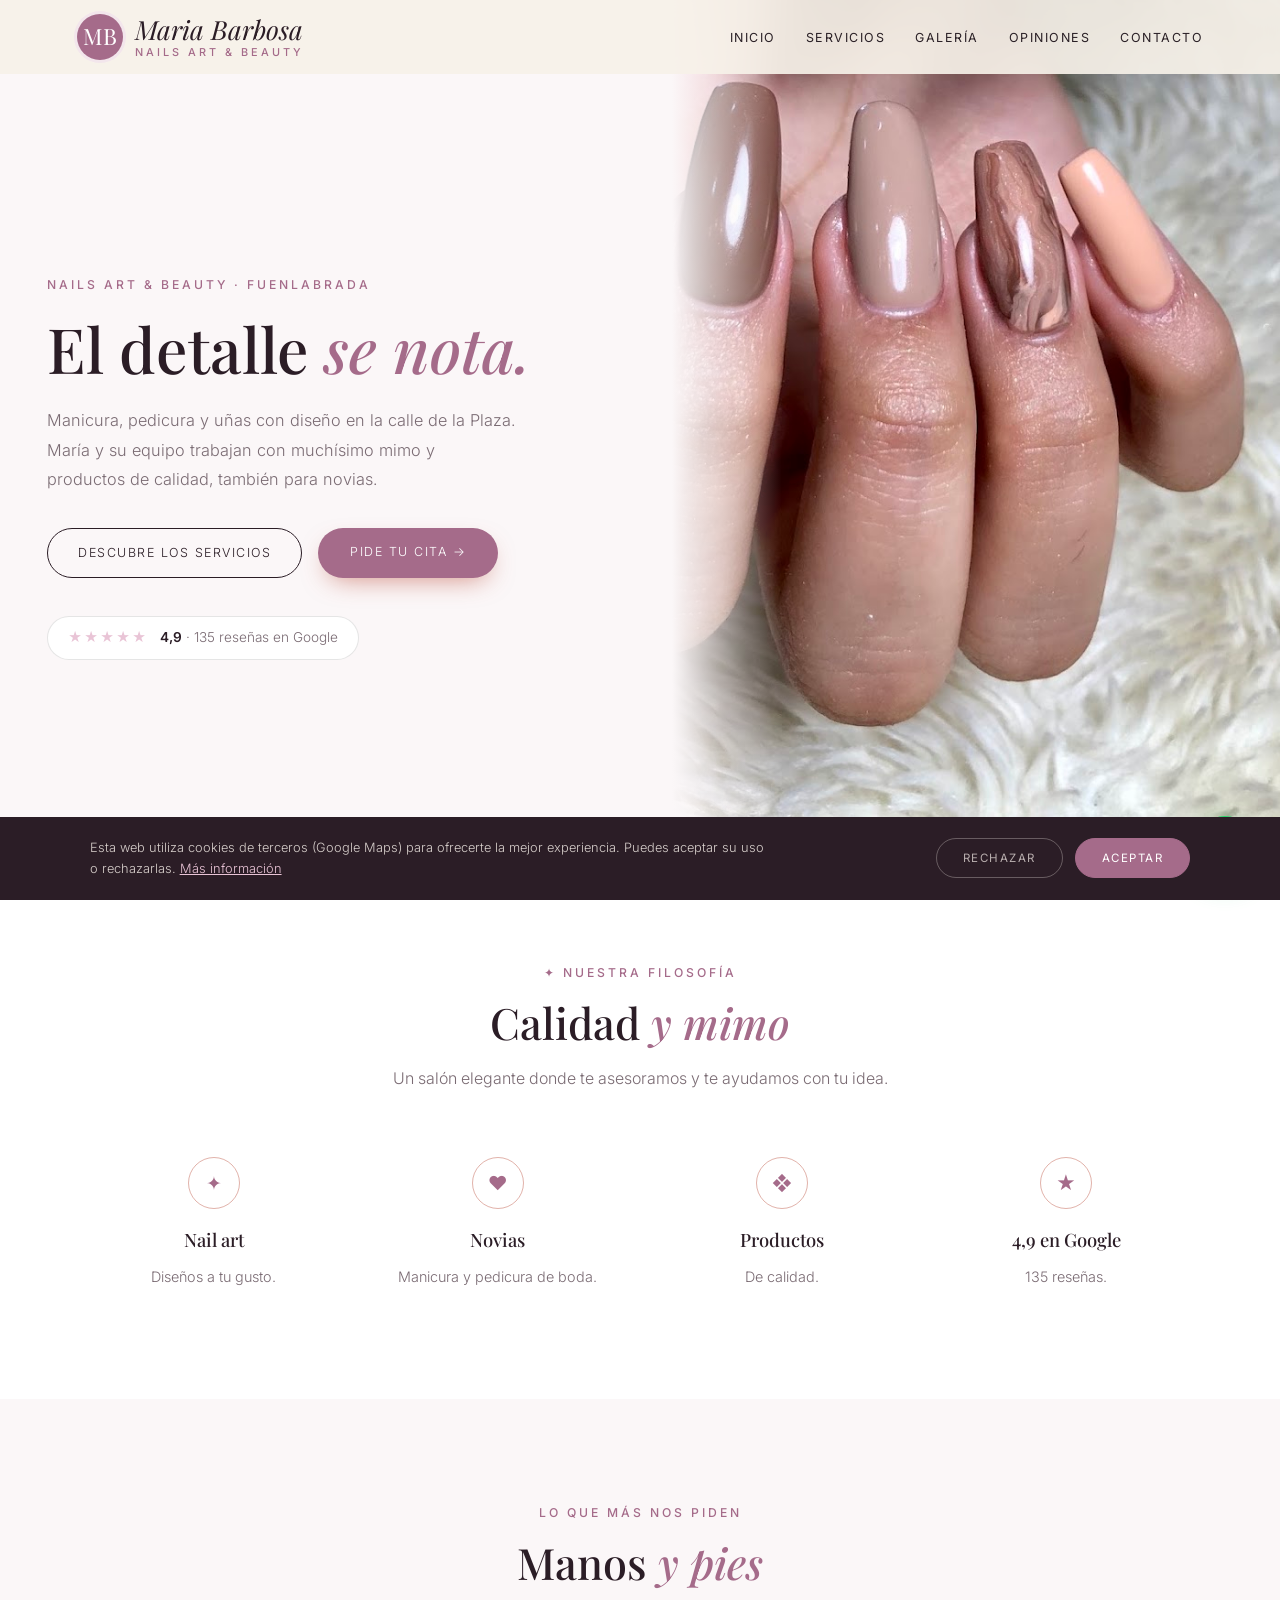
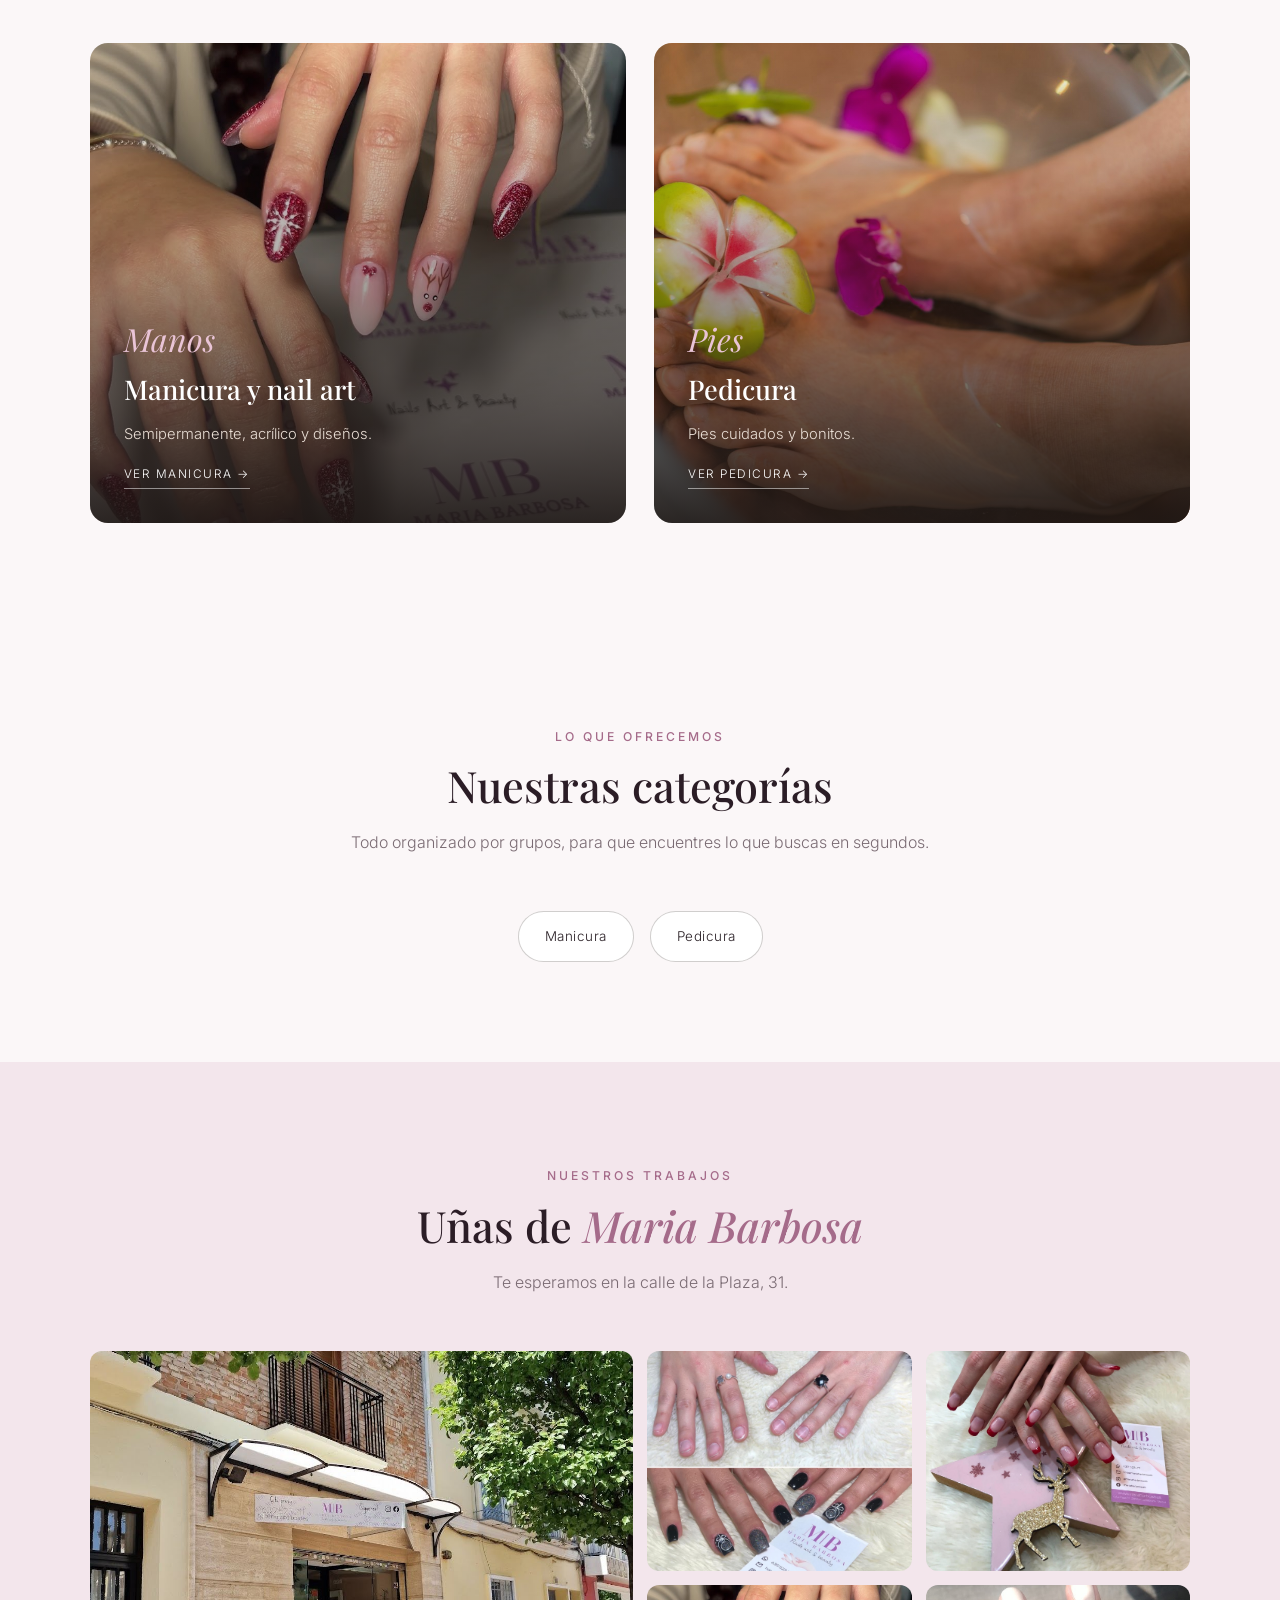
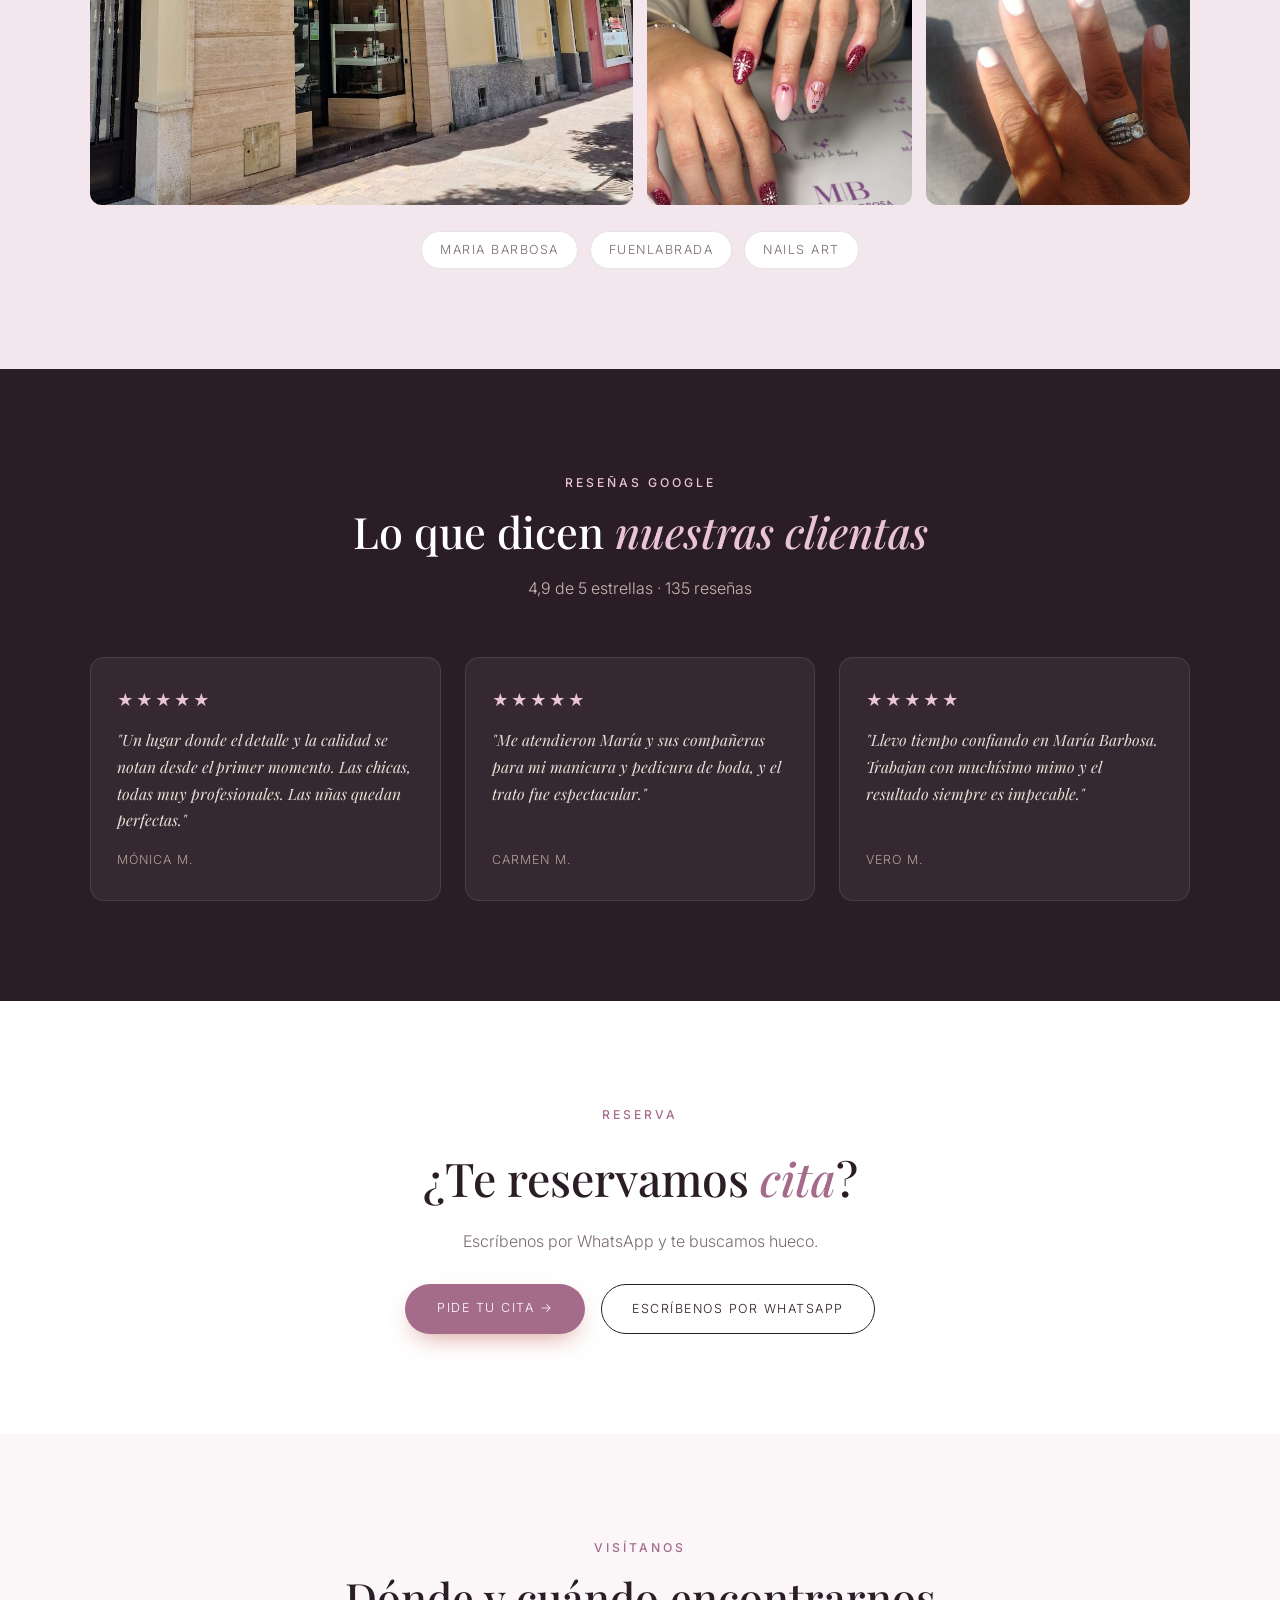
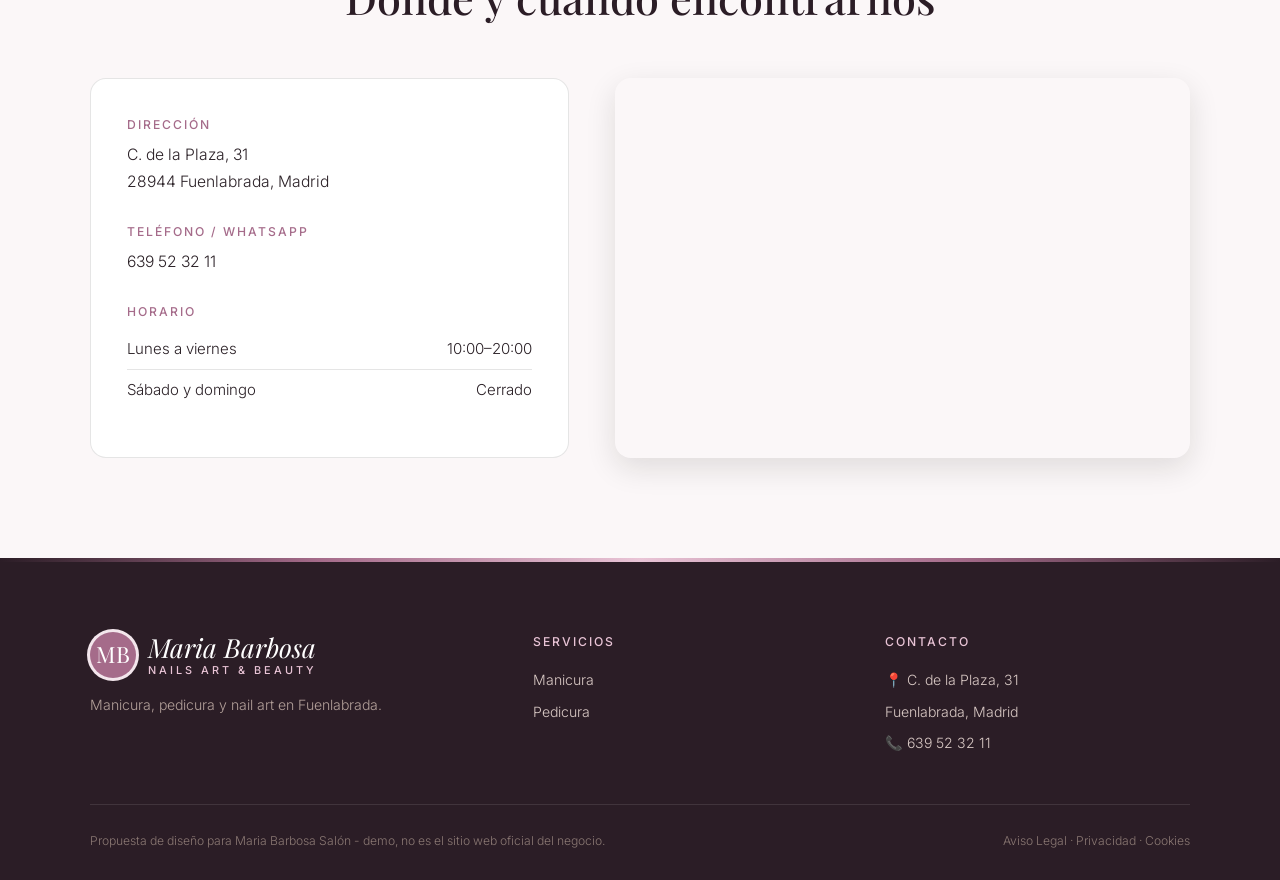
<file: index.html>
<!DOCTYPE html>
<html lang="es">
<head>
<meta charset="UTF-8">
<meta name="viewport" content="width=device-width, initial-scale=1.0">
<title>Maria Barbosa Salón — Manicura y pedicura en Fuenlabrada</title>
<meta name="description" content="Maria Barbosa Salón, en C. de la Plaza 31, Fuenlabrada. Manicura, pedicura, uñas acrílicas, nail art y uñas de novia. 4,9★ con 135 reseñas en Google.">
<meta name="theme-color" content="#2b1d26">
<meta property="og:title" content="Maria Barbosa Salón · Fuenlabrada">
<meta property="og:image" content="maps_03.jpg">

<link rel="preconnect" href="https://fonts.googleapis.com"><link rel="preconnect" href="https://fonts.gstatic.com" crossorigin><link href="https://fonts.googleapis.com/css2?family=Playfair+Display:wght@600&family=Inter:wght@300;400;500;600&display=swap" rel="stylesheet">
<link rel="stylesheet" href="styles.css">
</head>
<body>

<header id="header">
  <a href="index.html" class="logo" aria-label="Maria Barbosa Salón, inicio"><span class="logo-mark">MB</span><span class="logo-text"><span class="script">Maria Barbosa</span><small>nails art & beauty</small></span></a>
  <nav id="nav" aria-label="Navegación principal"><ul><li><a href="index.html#inicio">Inicio</a></li><li><a href="servicios.html">Servicios</a></li><li><a href="index.html#galeria">Galería</a></li><li><a href="index.html#opiniones">Opiniones</a></li><li><a href="index.html#contacto">Contacto</a></li></ul></nav><button class="nav-toggle" id="navToggle" aria-label="Abrir menú">☰</button>
</header>

<section class="hero" id="inicio">
  <div class="hero-text">
    <span class="eyebrow">Nails art & beauty · Fuenlabrada</span>
    <h1>El detalle <em>se nota.</em></h1>
    <p>Manicura, pedicura y uñas con diseño en la calle de la Plaza. María y su equipo trabajan con muchísimo mimo y productos de calidad, también para novias.</p>
    <div class="hero-ctas">
      <a href="servicios.html" class="btn-outline">Descubre los servicios</a>
      <a href="https://wa.me/34639523211?text=Hola%2C%20quiero%20pedir%20cita%20en%20Maria%20Barbosa%20Sal%C3%B3n" class="btn-solid" target="_blank" rel="noopener">Pide tu cita →</a>
    </div>
    <a class="hero-rating" href="https://www.google.com/maps/search/?api=1&query=Maria+Barbosa+Salon,+C.+de+la+Plaza+31,+Fuenlabrada" target="_blank" rel="noopener"><span class="stars">★★★★★</span><span><strong>4,9</strong> · 135 reseñas en Google</span></a>
  </div>
  <div class="hero-img"><img src="maps_03.jpg" alt="Uñas almendradas en tonos nude" style="object-position:center 50%;"></div>
</section>

<section class="trust">
  <div class="section-head">
    <span class="eyebrow">✦ Nuestra filosofía</span>
    <h2>Calidad <em>y mimo</em></h2>
    <p>Un salón elegante donde te asesoramos y te ayudamos con tu idea.</p>
  </div>
  <div class="trust-grid">
    <div class="trust-card"><span class="trust-ic">✦</span><h3>Nail art</h3><p>Diseños a tu gusto.</p></div>
    <div class="trust-card"><span class="trust-ic">♥</span><h3>Novias</h3><p>Manicura y pedicura de boda.</p></div>
    <div class="trust-card"><span class="trust-ic">❖</span><h3>Productos</h3><p>De calidad.</p></div>
    <div class="trust-card"><span class="trust-ic">★</span><h3>4,9 en Google</h3><p>135 reseñas.</p></div>
  </div>
</section>

<section class="worlds">
  <div class="section-head">
    <span class="eyebrow">Lo que más nos piden</span>
    <h2>Manos <em>y pies</em></h2>
  </div>
  <div class="worlds-grid">
    <a href="servicios.html#manos" class="world-card"><img src="maps_02.jpg" alt="Manicura y nail art"><div class="world-text"><span class="script">Manos</span><h3>Manicura y nail art</h3><p>Semipermanente, acrílico y diseños.</p><span class="world-link">Ver manicura →</span></div></a>
    <a href="servicios.html#pies" class="world-card"><img src="u_pedicura.jpg" alt="Pedicura"><div class="world-text"><span class="script">Pies</span><h3>Pedicura</h3><p>Pies cuidados y bonitos.</p><span class="world-link">Ver pedicura →</span></div></a>
  </div>
</section>

<section>
  <div class="section-head">
    <span class="eyebrow">Lo que ofrecemos</span>
    <h2>Nuestras categorías</h2>
    <p>Todo organizado por grupos, para que encuentres lo que buscas en segundos.</p>
  </div>
  <div class="cat-pills">
    <a href="servicios.html#manos" class="cat-pill">Manicura</a>
    <a href="servicios.html#pies" class="cat-pill">Pedicura</a>
  </div>
</section>

<section class="gallery-wrap" id="galeria">
  <div class="section-head">
    <span class="eyebrow">Nuestros trabajos</span>
    <h2>Uñas de <em>Maria Barbosa</em></h2>
    <p>Te esperamos en la calle de la Plaza, 31.</p>
  </div>
  <div class="gallery">
    <figure class="big"><img src="maps_07.jpg" alt="Fachada de Maria Barbosa Salón" loading="lazy"></figure>
    <figure><img src="maps_01.jpg" alt="Uñas nude y diseño en gris" loading="lazy"></figure>
    <figure><img src="maps_04.jpg" alt="Francesa en rojo" loading="lazy"></figure>
    <figure><img src="maps_02.jpg" alt="Nail art navideño" loading="lazy"></figure>
    <figure><img src="maps_06.jpg" alt="Manicura natural" loading="lazy"></figure>
  </div>
  <div class="brands"><span>Maria Barbosa</span><span>Fuenlabrada</span><span>Nails art</span></div>
</section>

<section class="reviews-wrap" id="opiniones">
  <div class="section-head">
    <span class="eyebrow">Reseñas Google</span>
    <h2>Lo que dicen <em>nuestras clientas</em></h2>
    <p>4,9 de 5 estrellas · 135 reseñas</p>
  </div>
  <div class="review-grid">
    <div class="review-card"><div class="stars">★★★★★</div><p>"Un lugar donde el detalle y la calidad se notan desde el primer momento. Las chicas, todas muy profesionales. Las uñas quedan perfectas."</p><cite>Mónica M.</cite></div>
    <div class="review-card"><div class="stars">★★★★★</div><p>"Me atendieron María y sus compañeras para mi manicura y pedicura de boda, y el trato fue espectacular."</p><cite>Carmen M.</cite></div>
    <div class="review-card"><div class="stars">★★★★★</div><p>"Llevo tiempo confiando en María Barbosa. Trabajan con muchísimo mimo y el resultado siempre es impecable."</p><cite>Vero M.</cite></div>
  </div>
</section>

<section class="cta-section">
  <span class="eyebrow">Reserva</span>
  <h2>¿Te reservamos <em>cita</em>?</h2>
  <p>Escríbenos por WhatsApp y te buscamos hueco.</p>
  <div class="cta-row">
    <a href="https://wa.me/34639523211?text=Hola%2C%20quiero%20pedir%20cita%20en%20Maria%20Barbosa%20Sal%C3%B3n" class="btn-solid" target="_blank" rel="noopener">Pide tu cita →</a>
    <a href="https://wa.me/34639523211?text=Hola%2C%20quiero%20pedir%20cita%20en%20Maria%20Barbosa%20Sal%C3%B3n" class="btn-outline" target="_blank" rel="noopener">Escríbenos por WhatsApp</a>
  </div>
</section>

<section class="contact-section" id="contacto">
  <div class="section-head">
    <span class="eyebrow">Visítanos</span>
    <h2>Dónde y cuándo encontrarnos</h2>
  </div>
  <div class="contact-grid">
    <div class="contact-info">
      <div class="contact-block"><h3>Dirección</h3><p>C. de la Plaza, 31<br>28944 Fuenlabrada, Madrid</p></div>
      <div class="contact-block"><h3>Teléfono / WhatsApp</h3><p><a href="tel:+34639523211">639 52 32 11</a></p></div>
      <div class="contact-block"><h3>Horario</h3><ul class="hours-list"><li><span>Lunes a viernes</span><span>10:00–20:00</span></li><li><span>Sábado y domingo</span><span>Cerrado</span></li></ul></div>
      
    </div>
    <div class="contact-map">
      <iframe title="Mapa de Maria Barbosa Salón" src="https://www.google.com/maps?q=Maria+Barbosa+Salon,+C.+de+la+Plaza+31,+Fuenlabrada&output=embed" width="100%" height="100%" style="border:0;" allowfullscreen="" loading="lazy" referrerpolicy="no-referrer-when-downgrade"></iframe>
    </div>
  </div>
</section>

<footer>
  <div class="footer-grid">
    <div class="footer-brand">
      <a href="index.html" class="logo light"><span class="logo-mark">MB</span><span class="logo-text"><span class="script">Maria Barbosa</span><small>nails art & beauty</small></span></a>
      <p>Manicura, pedicura y nail art en Fuenlabrada.</p>
    </div>
    <div><h4>Servicios</h4><ul><li><a href="servicios.html#manos">Manicura</a></li><li><a href="servicios.html#pies">Pedicura</a></li></ul></div>
    <div><h4>Contacto</h4><ul><li>📍 C. de la Plaza, 31</li><li>Fuenlabrada, Madrid</li><li>📞 <a href="tel:+34639523211">639 52 32 11</a></li></ul></div>
  </div>
  <div class="footer-bottom">
    <span>Propuesta de diseño para Maria Barbosa Salón - demo, no es el sitio web oficial del negocio.</span>
    <span><a href="aviso-legal.html">Aviso Legal</a> &middot; <a href="politica-privacidad.html">Privacidad</a> &middot; <a href="politica-cookies.html">Cookies</a></span>
  </div>
</footer>

<div id="cookie-banner" class="cookie-banner"><p>Esta web utiliza cookies de terceros (Google Maps) para ofrecerte la mejor experiencia. Puedes aceptar su uso o rechazarlas. <a href="politica-cookies.html">Más información</a></p><div class="cookie-actions"><button onclick="setCookieChoice('rejected')" class="ck-reject">Rechazar</button><button onclick="setCookieChoice('accepted')" class="ck-accept">Aceptar</button></div></div>
<div class="social-fabs"><a class="wa-fab" href="https://wa.me/34639523211?text=Hola%2C%20quiero%20pedir%20cita%20en%20Maria%20Barbosa%20Sal%C3%B3n" target="_blank" rel="noopener" aria-label="Escribir por WhatsApp"><svg width="28" height="28" viewBox="0 0 24 24" fill="white"><path d="M17.5 14.4c-.3-.1-1.8-.9-2-1s-.5-.1-.7.1-.8 1-.9 1.2-.3.2-.6.1a8.2 8.2 0 0 1-2.4-1.5 9 9 0 0 1-1.7-2.1c-.2-.3 0-.5.1-.6l.4-.5.3-.5v-.5l-.9-2.2c-.2-.6-.5-.5-.7-.5h-.6a1.1 1.1 0 0 0-.8.4 3.4 3.4 0 0 0-1 2.5 5.9 5.9 0 0 0 1.2 3.1 13.5 13.5 0 0 0 5.2 4.6c2.6 1 2.6.7 3.1.6a2.6 2.6 0 0 0 1.7-1.2 2.1 2.1 0 0 0 .2-1.2c-.1-.1-.3-.2-.6-.3ZM12 21.8a9.8 9.8 0 0 1-5-1.4l-.4-.2-3.7 1 1-3.6-.2-.4A9.8 9.8 0 1 1 12 21.8Zm8.4-18.3A11.8 11.8 0 0 0 1.8 17.7L.2 23.8l6.3-1.6a11.8 11.8 0 0 0 5.6 1.4A11.8 11.8 0 0 0 20.4 3.5Z"/></svg></a></div>
<script src="main.js"></script>
</body>
</html>
</file>
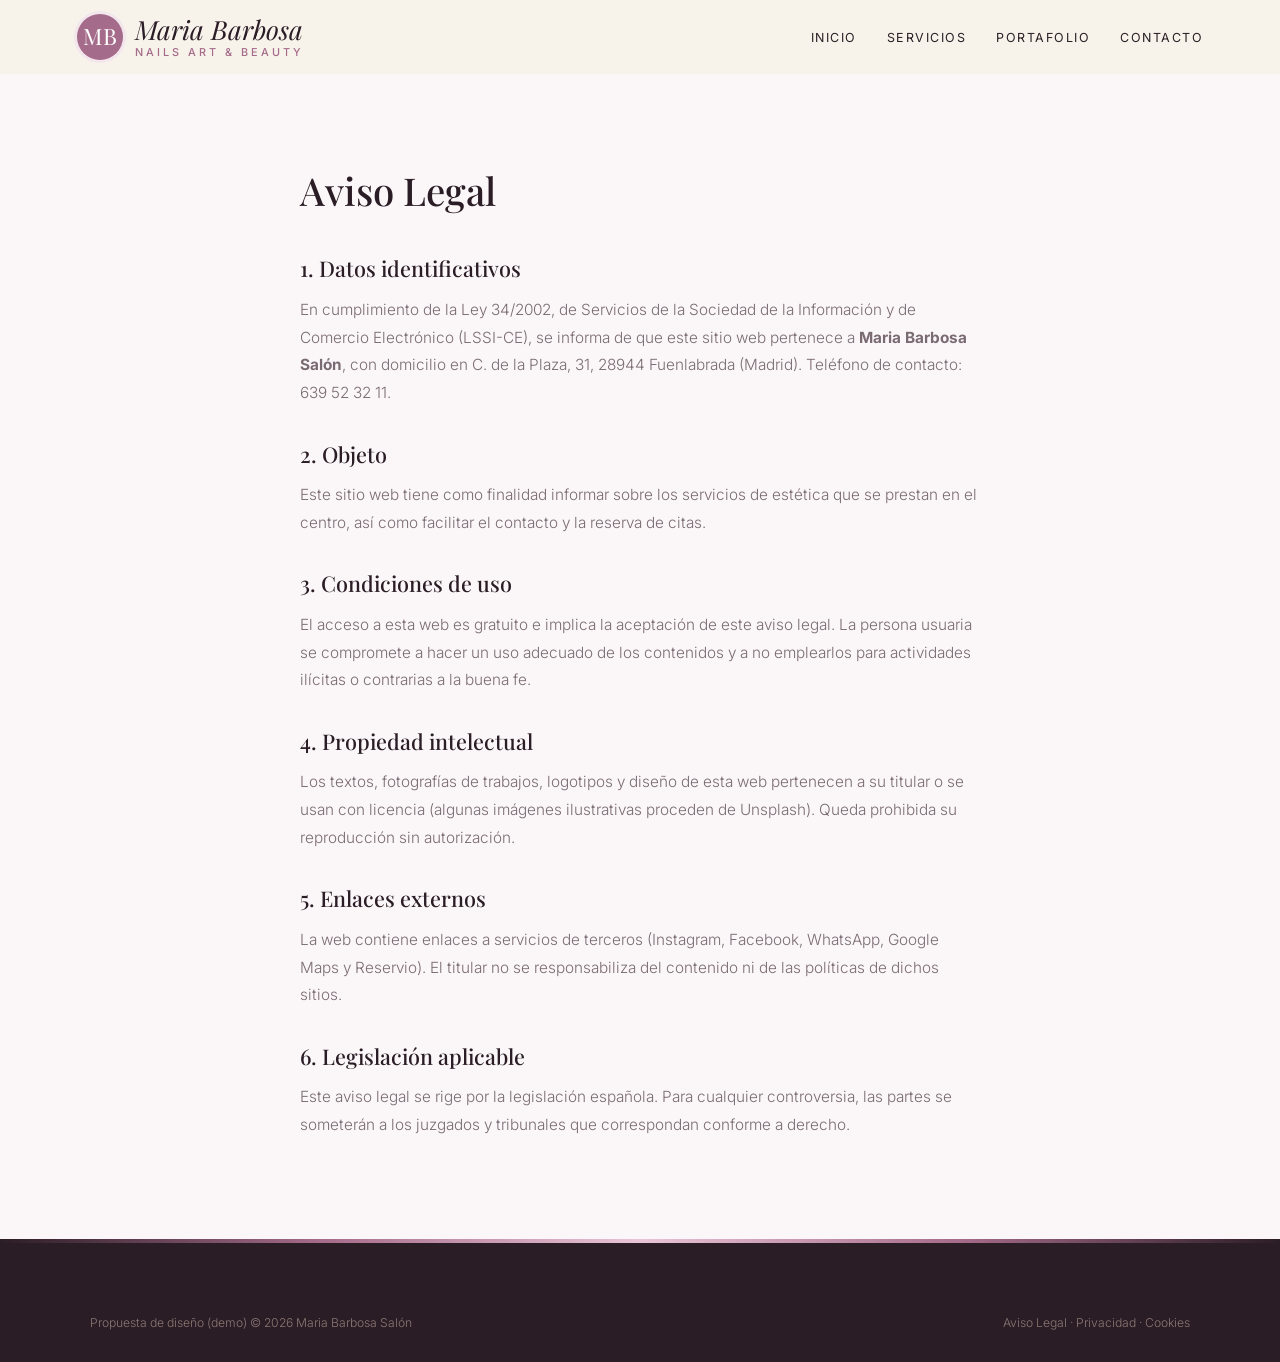
<file: aviso-legal.html>
<!DOCTYPE html>
<html lang="es">
<head>
<meta charset="UTF-8">
<meta name="viewport" content="width=device-width, initial-scale=1.0">
<title>Aviso Legal — Maria Barbosa Salón</title>
<meta name="robots" content="noindex">

<link rel="preconnect" href="https://fonts.googleapis.com">
<link href="https://fonts.googleapis.com/css2?family=Playfair+Display:wght@600&family=Inter:wght@300;400;500;600&display=swap" rel="stylesheet">
<link rel="stylesheet" href="styles.css">
</head>
<body>
<header id="header" class="scrolled">
  <a href="index.html" class="logo" aria-label="Maria Barbosa Salón, inicio">
    <span class="logo-mark">MB</span>
    <span class="logo-text"><span class="script">Maria Barbosa</span><small>nails art & beauty</small></span>
  </a>
  <nav id="nav" aria-label="Navegación principal">
    <ul>
      <li><a href="index.html#inicio">Inicio</a></li>
      <li><a href="servicios.html">Servicios</a></li>
      <li><a href="portafolio.html">Portafolio</a></li>
      <li><a href="index.html#contacto">Contacto</a></li>
    </ul>
  </nav>
  <button class="nav-toggle" id="navToggle" aria-label="Abrir menú">☰</button>
</header>
<main class="legal"><h1>Aviso Legal</h1>
<h2>1. Datos identificativos</h2>
<p>En cumplimiento de la Ley 34/2002, de Servicios de la Sociedad de la Información y de Comercio Electrónico (LSSI-CE), se informa de que este sitio web pertenece a <strong>Maria Barbosa Salón</strong>, con domicilio en C. de la Plaza, 31, 28944 Fuenlabrada (Madrid). Teléfono de contacto: 639 52 32 11.</p>
<h2>2. Objeto</h2>
<p>Este sitio web tiene como finalidad informar sobre los servicios de estética que se prestan en el centro, así como facilitar el contacto y la reserva de citas.</p>
<h2>3. Condiciones de uso</h2>
<p>El acceso a esta web es gratuito e implica la aceptación de este aviso legal. La persona usuaria se compromete a hacer un uso adecuado de los contenidos y a no emplearlos para actividades ilícitas o contrarias a la buena fe.</p>
<h2>4. Propiedad intelectual</h2>
<p>Los textos, fotografías de trabajos, logotipos y diseño de esta web pertenecen a su titular o se usan con licencia (algunas imágenes ilustrativas proceden de Unsplash). Queda prohibida su reproducción sin autorización.</p>
<h2>5. Enlaces externos</h2>
<p>La web contiene enlaces a servicios de terceros (Instagram, Facebook, WhatsApp, Google Maps y Reservio). El titular no se responsabiliza del contenido ni de las políticas de dichos sitios.</p>
<h2>6. Legislación aplicable</h2>
<p>Este aviso legal se rige por la legislación española. Para cualquier controversia, las partes se someterán a los juzgados y tribunales que correspondan conforme a derecho.</p></main>
<footer>
  <div class="footer-bottom" style="margin-top:0">
    <span>Propuesta de diseño (demo) © 2026 Maria Barbosa Salón</span>
    <span><a href="aviso-legal.html">Aviso Legal</a> &middot; <a href="politica-privacidad.html">Privacidad</a> &middot; <a href="politica-cookies.html">Cookies</a></span>
  </div>
</footer>
<script src="main.js"></script>
</body>
</html>
</file>
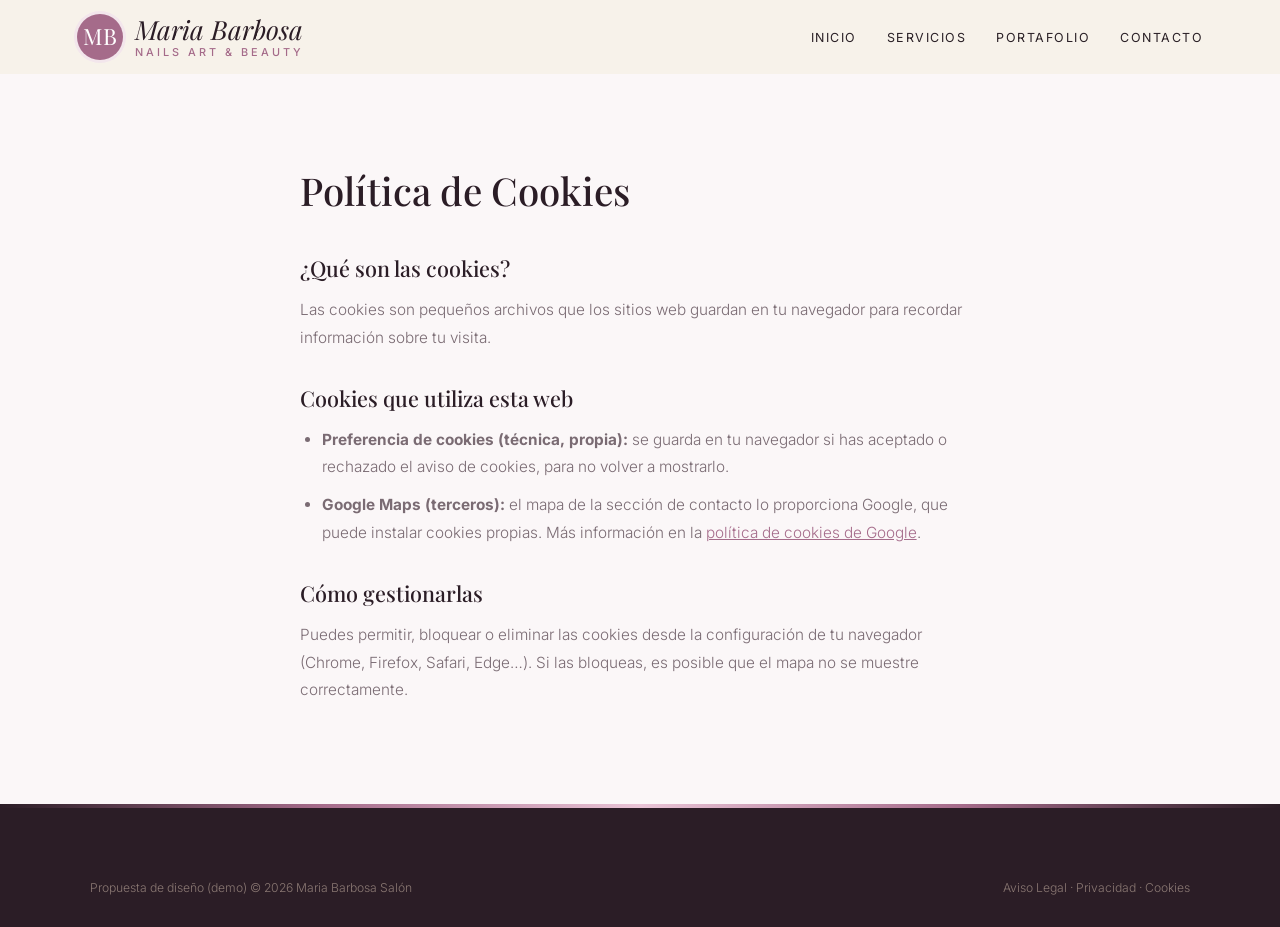
<file: politica-cookies.html>
<!DOCTYPE html>
<html lang="es">
<head>
<meta charset="UTF-8">
<meta name="viewport" content="width=device-width, initial-scale=1.0">
<title>Política de Cookies — Maria Barbosa Salón</title>
<meta name="robots" content="noindex">

<link rel="preconnect" href="https://fonts.googleapis.com">
<link href="https://fonts.googleapis.com/css2?family=Playfair+Display:wght@600&family=Inter:wght@300;400;500;600&display=swap" rel="stylesheet">
<link rel="stylesheet" href="styles.css">
</head>
<body>
<header id="header" class="scrolled">
  <a href="index.html" class="logo" aria-label="Maria Barbosa Salón, inicio">
    <span class="logo-mark">MB</span>
    <span class="logo-text"><span class="script">Maria Barbosa</span><small>nails art & beauty</small></span>
  </a>
  <nav id="nav" aria-label="Navegación principal">
    <ul>
      <li><a href="index.html#inicio">Inicio</a></li>
      <li><a href="servicios.html">Servicios</a></li>
      <li><a href="portafolio.html">Portafolio</a></li>
      <li><a href="index.html#contacto">Contacto</a></li>
    </ul>
  </nav>
  <button class="nav-toggle" id="navToggle" aria-label="Abrir menú">☰</button>
</header>
<main class="legal"><h1>Política de Cookies</h1>
<h2>¿Qué son las cookies?</h2>
<p>Las cookies son pequeños archivos que los sitios web guardan en tu navegador para recordar información sobre tu visita.</p>
<h2>Cookies que utiliza esta web</h2>
<ul>
<li><strong>Preferencia de cookies (técnica, propia):</strong> se guarda en tu navegador si has aceptado o rechazado el aviso de cookies, para no volver a mostrarlo.</li>
<li><strong>Google Maps (terceros):</strong> el mapa de la sección de contacto lo proporciona Google, que puede instalar cookies propias. Más información en la <a href="https://policies.google.com/technologies/cookies" target="_blank" rel="noopener">política de cookies de Google</a>.</li>
</ul>
<h2>Cómo gestionarlas</h2>
<p>Puedes permitir, bloquear o eliminar las cookies desde la configuración de tu navegador (Chrome, Firefox, Safari, Edge…). Si las bloqueas, es posible que el mapa no se muestre correctamente.</p></main>
<footer>
  <div class="footer-bottom" style="margin-top:0">
    <span>Propuesta de diseño (demo) © 2026 Maria Barbosa Salón</span>
    <span><a href="aviso-legal.html">Aviso Legal</a> &middot; <a href="politica-privacidad.html">Privacidad</a> &middot; <a href="politica-cookies.html">Cookies</a></span>
  </div>
</footer>
<script src="main.js"></script>
</body>
</html>
</file>
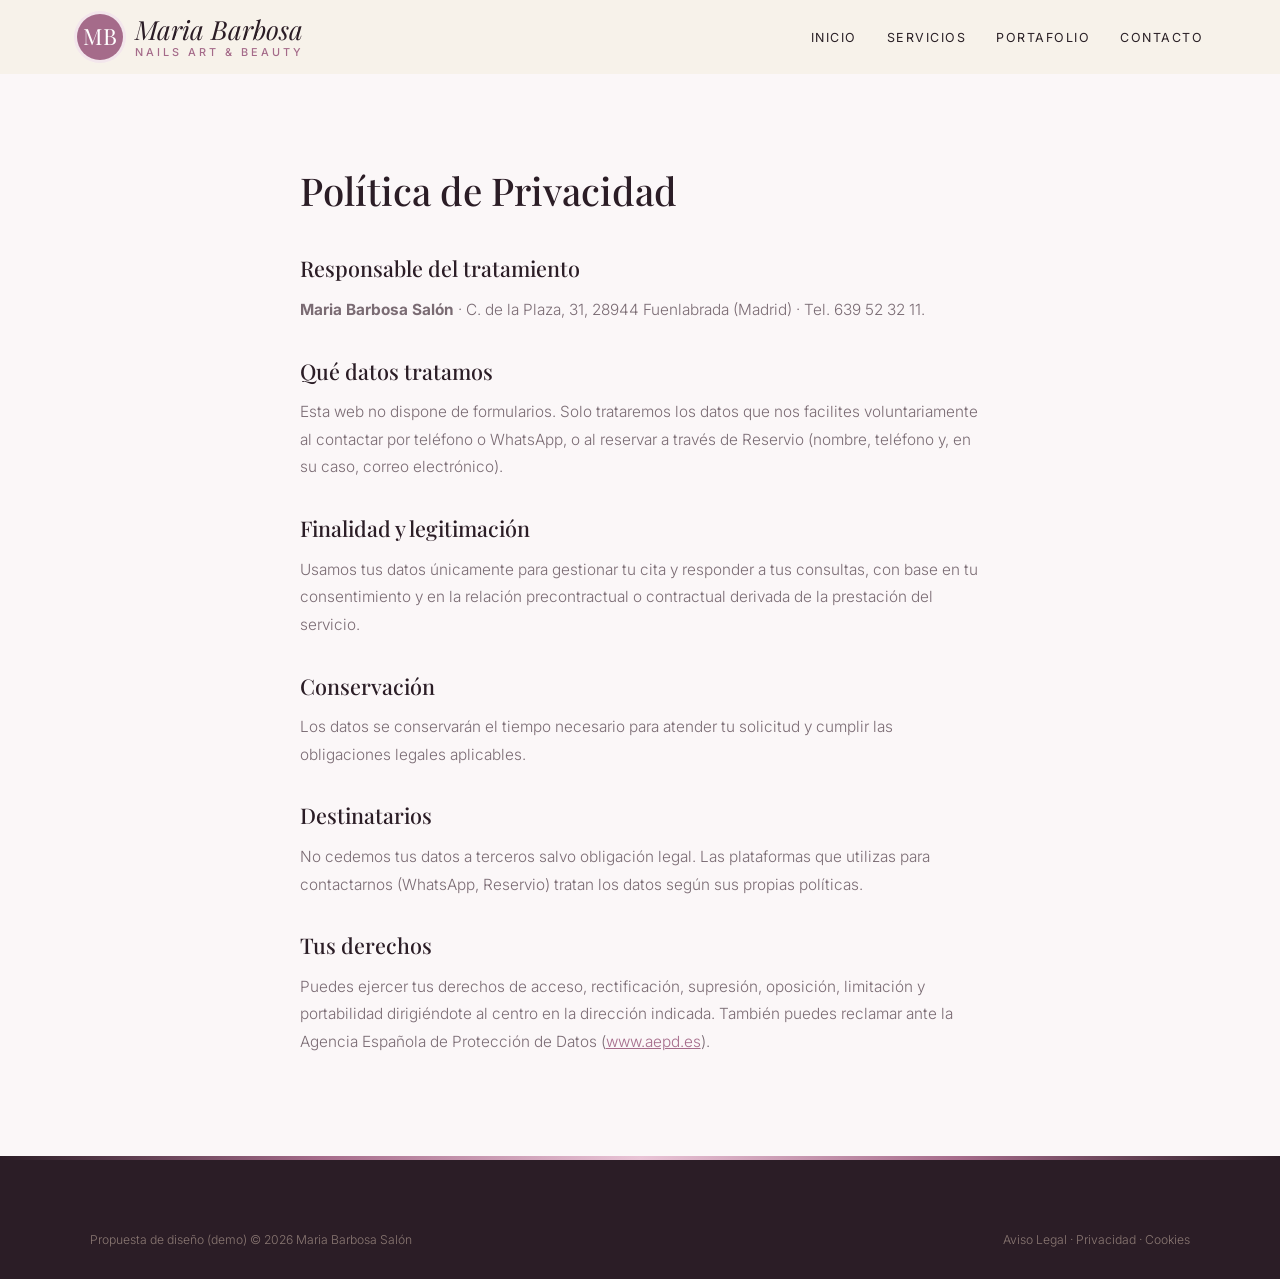
<file: politica-privacidad.html>
<!DOCTYPE html>
<html lang="es">
<head>
<meta charset="UTF-8">
<meta name="viewport" content="width=device-width, initial-scale=1.0">
<title>Política de Privacidad — Maria Barbosa Salón</title>
<meta name="robots" content="noindex">

<link rel="preconnect" href="https://fonts.googleapis.com">
<link href="https://fonts.googleapis.com/css2?family=Playfair+Display:wght@600&family=Inter:wght@300;400;500;600&display=swap" rel="stylesheet">
<link rel="stylesheet" href="styles.css">
</head>
<body>
<header id="header" class="scrolled">
  <a href="index.html" class="logo" aria-label="Maria Barbosa Salón, inicio">
    <span class="logo-mark">MB</span>
    <span class="logo-text"><span class="script">Maria Barbosa</span><small>nails art & beauty</small></span>
  </a>
  <nav id="nav" aria-label="Navegación principal">
    <ul>
      <li><a href="index.html#inicio">Inicio</a></li>
      <li><a href="servicios.html">Servicios</a></li>
      <li><a href="portafolio.html">Portafolio</a></li>
      <li><a href="index.html#contacto">Contacto</a></li>
    </ul>
  </nav>
  <button class="nav-toggle" id="navToggle" aria-label="Abrir menú">☰</button>
</header>
<main class="legal"><h1>Política de Privacidad</h1>
<h2>Responsable del tratamiento</h2>
<p><strong>Maria Barbosa Salón</strong> · C. de la Plaza, 31, 28944 Fuenlabrada (Madrid) · Tel. 639 52 32 11.</p>
<h2>Qué datos tratamos</h2>
<p>Esta web no dispone de formularios. Solo trataremos los datos que nos facilites voluntariamente al contactar por teléfono o WhatsApp, o al reservar a través de Reservio (nombre, teléfono y, en su caso, correo electrónico).</p>
<h2>Finalidad y legitimación</h2>
<p>Usamos tus datos únicamente para gestionar tu cita y responder a tus consultas, con base en tu consentimiento y en la relación precontractual o contractual derivada de la prestación del servicio.</p>
<h2>Conservación</h2>
<p>Los datos se conservarán el tiempo necesario para atender tu solicitud y cumplir las obligaciones legales aplicables.</p>
<h2>Destinatarios</h2>
<p>No cedemos tus datos a terceros salvo obligación legal. Las plataformas que utilizas para contactarnos (WhatsApp, Reservio) tratan los datos según sus propias políticas.</p>
<h2>Tus derechos</h2>
<p>Puedes ejercer tus derechos de acceso, rectificación, supresión, oposición, limitación y portabilidad dirigiéndote al centro en la dirección indicada. También puedes reclamar ante la Agencia Española de Protección de Datos (<a href="https://www.aepd.es" target="_blank" rel="noopener">www.aepd.es</a>).</p></main>
<footer>
  <div class="footer-bottom" style="margin-top:0">
    <span>Propuesta de diseño (demo) © 2026 Maria Barbosa Salón</span>
    <span><a href="aviso-legal.html">Aviso Legal</a> &middot; <a href="politica-privacidad.html">Privacidad</a> &middot; <a href="politica-cookies.html">Cookies</a></span>
  </div>
</footer>
<script src="main.js"></script>
</body>
</html>
</file>
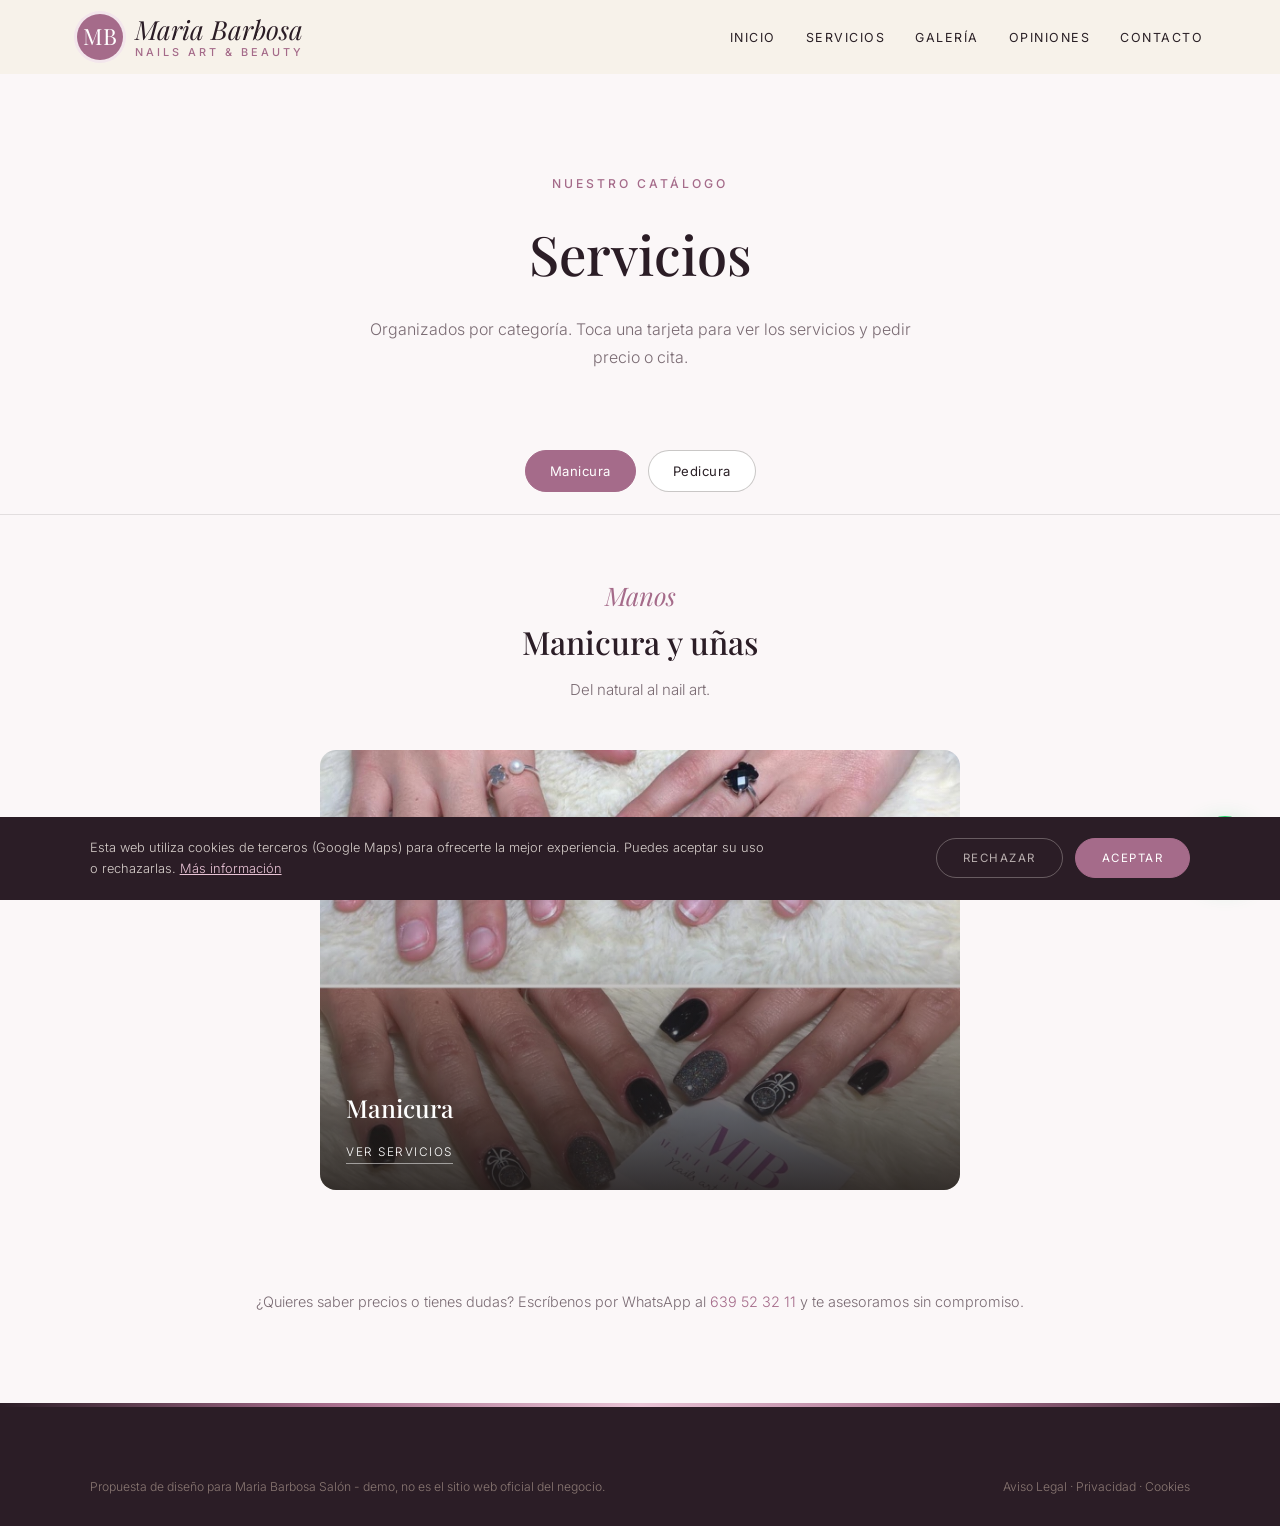
<file: servicios.html>
<!DOCTYPE html>
<html lang="es">
<head>
<meta charset="UTF-8">
<meta name="viewport" content="width=device-width, initial-scale=1.0">
<title>Servicios — Maria Barbosa Salón · Fuenlabrada</title>
<meta name="description" content="Servicios de Maria Barbosa Salón en Fuenlabrada.">

<link rel="preconnect" href="https://fonts.googleapis.com"><link rel="preconnect" href="https://fonts.gstatic.com" crossorigin><link href="https://fonts.googleapis.com/css2?family=Playfair+Display:wght@600&family=Inter:wght@300;400;500;600&display=swap" rel="stylesheet">
<link rel="stylesheet" href="styles.css">
</head>
<body>

<header id="header" class="scrolled">
  <a href="index.html" class="logo" aria-label="Maria Barbosa Salón, inicio"><span class="logo-mark">MB</span><span class="logo-text"><span class="script">Maria Barbosa</span><small>nails art & beauty</small></span></a>
  <nav id="nav" aria-label="Navegación principal"><ul><li><a href="index.html#inicio">Inicio</a></li><li><a href="servicios.html">Servicios</a></li><li><a href="index.html#galeria">Galería</a></li><li><a href="index.html#opiniones">Opiniones</a></li><li><a href="index.html#contacto">Contacto</a></li></ul></nav><button class="nav-toggle" id="navToggle" aria-label="Abrir menú">☰</button>
</header>

<div class="page-hero">
  <span class="eyebrow">Nuestro catálogo</span>
  <h1>Servicios</h1>
  <p>Organizados por categoría. Toca una tarjeta para ver los servicios y pedir precio o cita.</p>
</div>

<div class="tabs">
  <button class="tab-btn active" data-tab="manos">Manicura</button>
  <button class="tab-btn" data-tab="pies">Pedicura</button>
  
</div>

<div class="tab-panel active" id="manos">
  <div class="tab-intro"><span class="script">Manos</span><h2>Manicura y uñas</h2><p>Del natural al nail art.</p></div>
  <div class="cat-grid single">
    <div class="cat-card" onclick="openModal('manos')"><img src="maps_01.jpg" alt="Manicura" loading="lazy"><div class="cat-card-text"><h3>Manicura</h3><span>Ver servicios</span></div></div>
  </div>
</div>

<div class="tab-panel" id="pies">
  <div class="tab-intro"><span class="script">Pies</span><h2>Pedicura</h2><p>Pies perfectos.</p></div>
  <div class="cat-grid single">
    <div class="cat-card" onclick="openModal('pies')"><img src="u_pedicura.jpg" alt="Pedicura" loading="lazy"><div class="cat-card-text"><h3>Pedicura</h3><span>Ver servicios</span></div></div>
  </div>
</div>


<p class="services-note">¿Quieres saber precios o tienes dudas? Escríbenos por WhatsApp al <a href="https://wa.me/34639523211" target="_blank" rel="noopener" style="color:var(--red)">639 52 32 11</a> y te asesoramos sin compromiso.</p>

<div class="modal-overlay" id="modal-manos"><div class="modal">
  <button class="modal-close" onclick="closeModal('manos')" aria-label="Cerrar">×</button>
  <h3>Manicura</h3><p class="modal-sub">Manos</p>
  <div class="svc-row"><div><div class="svc-name">Manicura</div><span class="svc-desc">Natural o semipermanente.</span></div><div class="svc-price">Consultar</div></div>
  <div class="svc-row"><div><div class="svc-name">Uñas acrílicas</div><span class="svc-desc">Forma y largo a tu gusto.</span></div><div class="svc-price">Consultar</div></div>
  <div class="svc-row"><div><div class="svc-name">Nail art</div><span class="svc-desc">Diseños y decoraciones.</span></div><div class="svc-price">Consultar</div></div>
  <div class="svc-row"><div><div class="svc-name">Novias</div><span class="svc-desc">Manicura para tu boda.</span></div><div class="svc-price">Consultar</div></div>
  <a class="modal-cta alt" href="https://wa.me/34639523211?text=Hola%2C%20quiero%20informaci%C3%B3n%20sobre%20manicura" target="_blank" rel="noopener">Pedir cita por WhatsApp</a>
</div></div>

<div class="modal-overlay" id="modal-pies"><div class="modal">
  <button class="modal-close" onclick="closeModal('pies')" aria-label="Cerrar">×</button>
  <h3>Pedicura</h3><p class="modal-sub">Pies</p>
  <div class="svc-row"><div><div class="svc-name">Pedicura</div><span class="svc-desc">Cuidado y esmaltado.</span></div><div class="svc-price">Consultar</div></div>
  <div class="svc-row"><div><div class="svc-name">Pedicura de novia</div><span class="svc-desc">Para el gran día.</span></div><div class="svc-price">Consultar</div></div>
  <a class="modal-cta alt" href="https://wa.me/34639523211?text=Hola%2C%20quiero%20informaci%C3%B3n%20sobre%20pedicura" target="_blank" rel="noopener">Pedir cita por WhatsApp</a>
</div></div>


<footer>
  <div class="footer-bottom" style="margin-top:0">
    <span>Propuesta de diseño para Maria Barbosa Salón - demo, no es el sitio web oficial del negocio.</span>
    <span><a href="aviso-legal.html">Aviso Legal</a> &middot; <a href="politica-privacidad.html">Privacidad</a> &middot; <a href="politica-cookies.html">Cookies</a></span>
  </div>
</footer>

<div id="cookie-banner" class="cookie-banner"><p>Esta web utiliza cookies de terceros (Google Maps) para ofrecerte la mejor experiencia. Puedes aceptar su uso o rechazarlas. <a href="politica-cookies.html">Más información</a></p><div class="cookie-actions"><button onclick="setCookieChoice('rejected')" class="ck-reject">Rechazar</button><button onclick="setCookieChoice('accepted')" class="ck-accept">Aceptar</button></div></div>
<div class="social-fabs"><a class="wa-fab" href="https://wa.me/34639523211?text=Hola%2C%20quiero%20pedir%20cita%20en%20Maria%20Barbosa%20Sal%C3%B3n" target="_blank" rel="noopener" aria-label="Escribir por WhatsApp"><svg width="28" height="28" viewBox="0 0 24 24" fill="white"><path d="M17.5 14.4c-.3-.1-1.8-.9-2-1s-.5-.1-.7.1-.8 1-.9 1.2-.3.2-.6.1a8.2 8.2 0 0 1-2.4-1.5 9 9 0 0 1-1.7-2.1c-.2-.3 0-.5.1-.6l.4-.5.3-.5v-.5l-.9-2.2c-.2-.6-.5-.5-.7-.5h-.6a1.1 1.1 0 0 0-.8.4 3.4 3.4 0 0 0-1 2.5 5.9 5.9 0 0 0 1.2 3.1 13.5 13.5 0 0 0 5.2 4.6c2.6 1 2.6.7 3.1.6a2.6 2.6 0 0 0 1.7-1.2 2.1 2.1 0 0 0 .2-1.2c-.1-.1-.3-.2-.6-.3ZM12 21.8a9.8 9.8 0 0 1-5-1.4l-.4-.2-3.7 1 1-3.6-.2-.4A9.8 9.8 0 1 1 12 21.8Zm8.4-18.3A11.8 11.8 0 0 0 1.8 17.7L.2 23.8l6.3-1.6a11.8 11.8 0 0 0 5.6 1.4A11.8 11.8 0 0 0 20.4 3.5Z"/></svg></a></div>
<script src="main.js"></script>
</body>
</html>
</file>
<file: styles.css>
:root{
  --cream:#fbf7f8; --paper:#ffffff; --tint:#f3e6ec; --ink:#2a2026; --dark:#2b1d26; --muted:#7a6b73;
  --red:#a56b8a; --red-dark:#82506c; --teal:#a56b8a; --gold:#e9c4d6; --line:rgba(0,0,0,.1);
  --brand-gradient:linear-gradient(90deg,#2b1d26,#a56b8a,#e9c4d6,#a56b8a,#2b1d26);
}
*{margin:0;padding:0;box-sizing:border-box;}
html{scroll-behavior:smooth;}
body{font-family:'Inter',sans-serif;background:var(--cream);color:var(--ink);overflow-x:hidden;font-weight:300;line-height:1.6;}
a{text-decoration:none;color:inherit;}
h1,h2,h3{font-family:'Playfair Display',serif;font-weight:500;}
h1 em,h2 em{font-style:italic;color:var(--red);}
img{max-width:100%;display:block;}
.script{font-family:'Playfair Display',serif;font-style:italic;}

/* HEADER */
header{position:fixed;top:0;left:0;right:0;z-index:100;display:flex;justify-content:space-between;align-items:center;padding:14px 6%;background:rgba(247,241,233,.92);backdrop-filter:blur(10px);-webkit-backdrop-filter:blur(10px);transition:box-shadow .3s,padding .3s;}
header.scrolled{box-shadow:0 2px 24px rgba(28,22,20,.1);padding:8px 6%;}
.logo{display:flex;align-items:center;gap:12px;color:var(--dark);}
.logo-badge{width:58px;height:58px;border-radius:50%;object-fit:cover;box-shadow:0 0 0 2px var(--gold),0 6px 16px rgba(28,22,20,.15);transition:width .3s,height .3s;}
header.scrolled .logo-badge{width:46px;height:46px;}
.logo-text{display:flex;flex-direction:column;line-height:1;}
.logo-text .script{font-size:1.65rem;color:var(--dark);}
.logo-text small{font-size:.68rem;letter-spacing:3px;text-transform:uppercase;color:var(--red);margin-top:4px;font-weight:500;}
.logo.light .logo-text .script{color:#fff;}
.logo.light .logo-text small{color:var(--gold);}
nav ul{list-style:none;display:flex;gap:30px;}
nav a{font-size:.78rem;letter-spacing:1.5px;text-transform:uppercase;font-weight:400;position:relative;padding:4px 0;}
nav a::after{content:"";position:absolute;left:0;bottom:-2px;height:1px;width:100%;background:var(--red);transform:scaleX(0);transform-origin:right;transition:transform .3s;}
nav a:hover::after{transform:scaleX(1);transform-origin:left;}
.nav-toggle{display:none;font-size:1.6rem;background:none;border:none;color:var(--dark);cursor:pointer;}

/* BOTONES */
.btn-outline{display:inline-block;border:1px solid var(--dark);color:var(--dark);padding:14px 30px;font-size:.78rem;letter-spacing:1.5px;text-transform:uppercase;border-radius:40px;transition:all .25s;}
.btn-outline:hover{background:var(--dark);color:var(--cream);}
.btn-outline.light{border-color:rgba(255,255,255,.5);color:#fff;}
.btn-outline.light:hover{background:#fff;color:var(--dark);}
.btn-solid{display:inline-block;background:var(--red);color:#fff;padding:14px 32px;font-size:.78rem;letter-spacing:1.5px;text-transform:uppercase;border-radius:40px;transition:transform .25s,box-shadow .25s,background .25s;box-shadow:0 10px 26px -10px rgba(181,64,44,.6);}
.btn-solid:hover{transform:translateY(-2px);background:var(--red-dark);}

/* HERO */
.hero{min-height:95vh;display:grid;grid-template-columns:1.05fr .95fr;align-items:stretch;padding:0;}
.hero-text{display:flex;flex-direction:column;justify-content:center;padding:150px 7% 70px;}
.eyebrow{display:inline-block;color:var(--teal);text-transform:uppercase;letter-spacing:3px;font-size:.76rem;font-weight:500;}
.hero-text .eyebrow{margin-bottom:20px;}
.hero-text h1{font-size:clamp(2.4rem,5vw,3.9rem);line-height:1.12;margin-bottom:22px;color:var(--dark);}
.hero-text p{font-size:1.02rem;color:var(--muted);max-width:470px;line-height:1.8;margin-bottom:34px;}
.hero-ctas{display:flex;gap:16px;flex-wrap:wrap;}
.hero-rating{display:inline-flex;align-items:center;gap:12px;margin-top:38px;padding:10px 20px;border:1px solid var(--line);border-radius:40px;background:var(--paper);font-size:.85rem;color:var(--muted);align-self:flex-start;}
.hero-rating strong{color:var(--dark);font-weight:600;}
.stars{color:var(--gold);letter-spacing:2px;}
.hero-img{position:relative;overflow:hidden;}
.hero-img img{width:100%;height:100%;object-fit:cover;position:absolute;inset:0;}
.hero-img::after{content:"";position:absolute;inset:0;background:linear-gradient(90deg,var(--cream) 0%,rgba(247,241,233,0) 18%);}

/* SECCIONES */
section{padding:100px 7%;}
.section-head{text-align:center;max-width:640px;margin:0 auto 54px;}
.section-head h2{font-size:clamp(1.9rem,4vw,2.7rem);margin-top:12px;color:var(--dark);line-height:1.2;}
.section-head p{margin-top:16px;color:var(--muted);line-height:1.8;}

.trust{background:var(--paper);border-top:4px solid transparent;border-image:var(--brand-gradient) 1;}
.trust-grid{display:grid;grid-template-columns:repeat(auto-fit,minmax(230px,1fr));gap:36px;max-width:1150px;margin:0 auto;}
.trust-card{text-align:center;padding:10px;}
.trust-ic{display:inline-grid;place-items:center;width:52px;height:52px;border-radius:50%;border:1px solid rgba(181,64,44,.4);color:var(--red);font-size:1.2rem;margin-bottom:16px;}
.trust-card h3{font-size:1.15rem;color:var(--dark);margin-bottom:10px;}
.trust-card p{font-size:.9rem;color:var(--muted);line-height:1.7;}

/* DOS MUNDOS */
.worlds{background:var(--cream);}
.worlds-grid{display:grid;grid-template-columns:1fr 1fr;gap:28px;max-width:1150px;margin:0 auto;}
.world-card{position:relative;border-radius:18px;overflow:hidden;min-height:480px;display:flex;align-items:flex-end;color:#fff;}
.world-card img{position:absolute;inset:0;width:100%;height:100%;object-fit:cover;transition:transform .6s;}
.world-card:hover img{transform:scale(1.05);}
.world-card::after{content:"";position:absolute;inset:0;background:linear-gradient(to top,rgba(28,22,20,.92) 0%,rgba(28,22,20,.35) 55%,rgba(28,22,20,.05) 100%);}
.world-text{position:relative;z-index:2;padding:34px;}
.world-text .script{font-size:2rem;color:var(--gold);}
.world-text h3{font-size:1.7rem;margin:4px 0 10px;}
.world-text p{font-size:.92rem;color:#eadfd6;line-height:1.7;max-width:440px;}
.world-link{display:inline-block;margin-top:18px;font-size:.74rem;letter-spacing:1.5px;text-transform:uppercase;border-bottom:1px solid rgba(255,255,255,.5);padding-bottom:4px;}

/* PILLS */
.cat-pills{display:flex;flex-wrap:wrap;gap:16px;justify-content:center;max-width:1000px;margin:0 auto;}
.cat-pill{border:1px solid rgba(43,33,29,.22);padding:14px 26px;border-radius:30px;font-size:.84rem;letter-spacing:.5px;transition:all .2s;background:var(--paper);}
.cat-pill:hover{background:var(--red);color:#fff;border-color:var(--red);}

/* GALERIA */
.gallery-wrap{background:var(--tint);}
.gallery{max-width:1200px;margin:0 auto;display:grid;grid-template-columns:repeat(4,1fr);grid-auto-rows:220px;gap:14px;}
.gallery figure{overflow:hidden;border-radius:12px;margin:0;}
.gallery img{width:100%;height:100%;object-fit:cover;transition:transform .5s;}
.gallery figure:hover img{transform:scale(1.05);}
.gallery .big{grid-column:span 2;grid-row:span 2;}

/* RESEÑAS */
.reviews-wrap{background:var(--dark);color:#fff;position:relative;}
.reviews-wrap .section-head h2{color:#fff;}
.reviews-wrap .section-head h2 em{color:var(--gold);}
.reviews-wrap .section-head p{color:#c9b9b2;}
.reviews-wrap .eyebrow{color:var(--gold);}
.review-grid{display:grid;grid-template-columns:repeat(auto-fit,minmax(300px,1fr));gap:24px;max-width:1150px;margin:0 auto;}
.review-card{background:rgba(255,255,255,.05);border:1px solid rgba(255,255,255,.1);padding:30px 26px;border-radius:14px;display:flex;flex-direction:column;}
.review-card .stars{margin-bottom:14px;}
.review-card p{font-family:'Playfair Display',serif;font-size:.98rem;color:#eadfd6;line-height:1.7;font-style:italic;margin-bottom:16px;flex:1;}
.review-card cite{font-size:.78rem;color:#b3a099;font-style:normal;text-transform:uppercase;letter-spacing:1px;}

/* CTA */
.cta-section{text-align:center;background:var(--paper);}
.cta-section h2{font-size:clamp(2rem,4vw,2.9rem);color:var(--dark);margin:14px 0 14px;}
.cta-section p{color:var(--muted);margin-bottom:30px;}
.cta-row{display:flex;gap:16px;justify-content:center;flex-wrap:wrap;}

/* CONTACTO */
.contact-section{background:var(--cream);}
.contact-grid{display:grid;grid-template-columns:1fr 1.2fr;gap:46px;max-width:1150px;margin:0 auto;align-items:stretch;}
.contact-info{display:flex;flex-direction:column;gap:26px;background:var(--paper);border:1px solid var(--line);border-radius:16px;padding:36px;}
.contact-block h3{font-family:'Inter',sans-serif;font-size:.76rem;text-transform:uppercase;letter-spacing:2px;color:var(--red);font-weight:500;margin-bottom:8px;}
.contact-block p{font-size:.98rem;color:var(--ink);line-height:1.7;}
.contact-block a:hover{color:var(--red);}
.hours-list{list-style:none;}
.hours-list li{display:flex;justify-content:space-between;gap:20px;padding:8px 0;border-bottom:1px solid var(--line);font-size:.94rem;}
.hours-list li:last-child{border-bottom:none;}
.contact-map{border-radius:16px;overflow:hidden;min-height:380px;box-shadow:0 10px 30px rgba(28,22,20,.12);}
.contact-map iframe{display:block;min-height:380px;}

/* FOOTER */
footer{background:var(--dark);color:#d9c9c5;padding:70px 7% 30px;border-top:4px solid transparent;border-image:var(--brand-gradient) 1;}
.footer-grid{display:grid;grid-template-columns:1.3fr 1fr 1fr;gap:46px;max-width:1200px;margin:0 auto;padding-bottom:40px;border-bottom:1px solid rgba(255,255,255,.1);}
.footer-brand p{font-size:.88rem;color:#b3a09a;margin-top:16px;}
footer h4{font-size:.76rem;text-transform:uppercase;letter-spacing:2px;color:var(--gold);margin-bottom:18px;font-weight:500;}
footer ul{list-style:none;}
footer li{margin-bottom:9px;font-size:.88rem;color:#d9c9c5;}
footer a:hover{color:var(--gold);}
.footer-bottom{max-width:1200px;margin:26px auto 0;display:flex;justify-content:space-between;flex-wrap:wrap;gap:10px;font-size:.76rem;color:#8a7873;}
.footer-bottom a{color:#8a7873;}

/* FABS */
.social-fabs{position:fixed;bottom:26px;right:26px;z-index:200;display:flex;flex-direction:column;gap:14px;align-items:center;}
.social-fabs a{width:52px;height:52px;border-radius:50%;display:flex;align-items:center;justify-content:center;box-shadow:0 10px 24px rgba(0,0,0,.2);transition:transform .2s;}
.social-fabs a:hover{transform:scale(1.08);}
.wa-fab{width:58px !important;height:58px !important;background:#25D366;box-shadow:0 10px 26px rgba(37,211,102,.45) !important;}
.ig-fab{background:radial-gradient(circle at 30% 110%,#fdf497 0%,#fdf497 5%,#fd5949 45%,#d6249f 60%,#285AEB 90%);}
.fb-fab{background:#1877F2;}

/* COOKIES */
.cookie-banner{display:none;position:fixed;bottom:0;left:0;right:0;z-index:300;background:var(--dark);padding:20px 7%;flex-wrap:wrap;align-items:center;justify-content:space-between;gap:16px;}
.cookie-banner p{font-size:.8rem;color:rgba(245,237,232,.85);line-height:1.7;max-width:680px;}
.cookie-banner p a{color:var(--gold);text-decoration:underline;}
.cookie-actions{display:flex;gap:12px;flex-shrink:0;}
.cookie-actions button{font-family:'Inter',sans-serif;font-size:.72rem;letter-spacing:1.5px;text-transform:uppercase;padding:12px 26px;cursor:pointer;border-radius:30px;}
.ck-reject{background:transparent;color:rgba(245,237,232,.7);border:1px solid rgba(245,237,232,.3);}
.ck-accept{background:var(--red);color:#fff;border:1px solid var(--red);}

/* PÁGINAS INTERIORES */
.page-hero{padding:170px 7% 60px;text-align:center;background:var(--cream);}
.page-hero h1{font-size:clamp(2.3rem,5vw,3.4rem);margin-top:14px;color:var(--dark);}
.page-hero p{color:var(--muted);max-width:580px;margin:18px auto 0;line-height:1.8;}
.tabs{position:sticky;top:74px;z-index:50;background:var(--cream);padding:18px 7% 22px;display:flex;gap:12px;justify-content:center;flex-wrap:wrap;border-bottom:1px solid var(--line);}
.tab-btn{border:1px solid rgba(43,33,29,.25);background:var(--paper);padding:12px 24px;border-radius:30px;font-family:'Inter',sans-serif;font-size:.82rem;letter-spacing:.5px;color:var(--ink);cursor:pointer;transition:all .2s;}
.tab-btn.active,.tab-btn:hover{background:var(--red);color:#fff;border-color:var(--red);}
.tab-panel{display:none;padding:60px 7% 100px;max-width:1200px;margin:0 auto;}
.tab-panel.active{display:block;animation:fadeIn .5s;}
@keyframes fadeIn{from{opacity:0;transform:translateY(12px)}to{opacity:1;transform:none}}
.tab-intro{text-align:center;max-width:600px;margin:0 auto 46px;}
.tab-intro .script{font-size:1.6rem;color:var(--red);}
.tab-intro h2{font-size:2rem;color:var(--dark);}
.tab-intro p{color:var(--muted);margin-top:10px;line-height:1.75;font-size:.94rem;}

.cat-grid{display:grid;grid-template-columns:repeat(auto-fit,minmax(280px,1fr));gap:28px;}
.cat-grid.single{grid-template-columns:1fr;max-width:640px;margin:0 auto;}
.cat-grid.single .cat-card{height:440px;}
.cat-card{position:relative;border-radius:16px;overflow:hidden;height:360px;cursor:pointer;background:var(--tint);}
.cat-card img{width:100%;height:100%;object-fit:cover;transition:transform .5s;}
.cat-card:hover img{transform:scale(1.06);}
.cat-card::after{content:'';position:absolute;inset:0;background:linear-gradient(to top,rgba(28,22,20,.88) 0%,rgba(28,22,20,.15) 55%,transparent 100%);}
.cat-card-text{position:absolute;bottom:0;left:0;right:0;padding:26px;z-index:2;}
.cat-card-text h3{color:#fff;font-size:1.55rem;margin-bottom:10px;}
.cat-card-text span{color:#fff;font-size:.74rem;text-transform:uppercase;letter-spacing:1.5px;border-bottom:1px solid rgba(255,255,255,.5);padding-bottom:4px;}

.modal-overlay{display:none;position:fixed;inset:0;background:rgba(28,22,20,.78);z-index:300;align-items:center;justify-content:center;padding:20px;}
.modal-overlay.open{display:flex;}
.modal{background:var(--paper);max-width:560px;width:100%;max-height:85vh;overflow-y:auto;border-radius:16px;padding:40px;position:relative;}
.modal-close{position:absolute;top:16px;right:20px;background:none;border:none;font-size:1.7rem;color:var(--ink);cursor:pointer;}
.modal h3{font-size:1.8rem;color:var(--dark);margin-bottom:6px;}
.modal .modal-sub{color:var(--muted);font-size:.86rem;margin-bottom:22px;}
.svc-row{display:flex;justify-content:space-between;align-items:center;padding:16px 0;border-bottom:1px solid var(--line);gap:16px;}
.svc-row:last-of-type{border-bottom:none;}
.svc-name{font-size:.98rem;color:var(--ink);font-weight:400;}
.svc-desc{font-size:.8rem;color:var(--muted);display:block;margin-top:3px;line-height:1.5;}
.svc-price{font-size:.72rem;color:var(--red);text-transform:uppercase;letter-spacing:1px;white-space:nowrap;font-weight:500;}
.modal-cta{display:block;text-align:center;background:var(--red);color:#fff;padding:14px;border-radius:30px;margin-top:26px;font-size:.8rem;text-transform:uppercase;letter-spacing:1.5px;}
.modal-cta.alt{background:#25D366;margin-top:10px;}
.services-note{text-align:center;color:var(--muted);font-size:.9rem;padding:0 7% 90px;}

.portfolio-grid{display:grid;grid-template-columns:repeat(auto-fill,minmax(260px,1fr));gap:18px;}
.portfolio-grid figure{border-radius:14px;overflow:hidden;aspect-ratio:4/5;cursor:zoom-in;background:var(--tint);}
.portfolio-grid img{width:100%;height:100%;object-fit:cover;transition:transform .5s;}
.portfolio-grid figure:hover img{transform:scale(1.05);}
.lightbox{display:none;position:fixed;inset:0;z-index:400;background:rgba(15,12,10,.94);align-items:center;justify-content:center;padding:30px;cursor:zoom-out;}
.lightbox.open{display:flex;}
.lightbox img{max-width:100%;max-height:90vh;border-radius:10px;}

.legal{max-width:860px;margin:0 auto;padding:160px 7% 90px;}
.legal h1{font-size:2.4rem;color:var(--dark);margin-bottom:26px;}
.legal h2{font-size:1.35rem;color:var(--dark);margin:30px 0 10px;}
.legal p,.legal li{color:var(--muted);line-height:1.8;margin-bottom:10px;font-size:.96rem;}
.legal ul{padding-left:22px;}
.legal a{color:var(--red);text-decoration:underline;}

@media(max-width:900px){
  .hero{grid-template-columns:1fr;}
  .hero-img{height:340px;order:-1;margin-top:82px;}
  .hero-img::after{background:linear-gradient(0deg,var(--cream) 0%,rgba(247,241,233,0) 25%);}
  .hero-text{padding:30px 6% 60px;}
  .worlds-grid{grid-template-columns:1fr;}
  .world-card{min-height:420px;}
  .gallery{grid-template-columns:repeat(2,1fr);grid-auto-rows:170px;}
  .gallery .big{grid-column:span 2;grid-row:span 2;}
  .footer-grid{grid-template-columns:1fr;gap:30px;}
  .contact-grid{grid-template-columns:1fr;}
  .contact-map,.contact-map iframe{min-height:300px;}
  nav{position:fixed;top:0;right:0;height:100vh;width:78%;max-width:300px;background:var(--cream);padding:110px 40px;transform:translateX(100%);transition:transform .4s;box-shadow:-10px 0 40px rgba(0,0,0,.12);}
  nav.open{transform:translateX(0);}
  nav ul{flex-direction:column;gap:26px;}
  .nav-toggle{display:block;position:relative;z-index:110;}
  section{padding:70px 6%;}
  .tabs{top:66px;overflow-x:auto;justify-content:flex-start;flex-wrap:nowrap;}
  .tab-btn{flex-shrink:0;}
  .page-hero{padding:140px 6% 40px;}
  .modal{padding:34px 24px;}
}
@media(max-width:520px){
  .logo-text .script{font-size:1.35rem;}
  .logo-badge{width:48px;height:48px;}
  .social-fabs{right:16px;bottom:16px;}
  .social-fabs a{width:46px;height:46px;}
}

.logo-mark{width:46px;height:46px;border-radius:50%;background:var(--red);color:#fff;display:grid;place-items:center;font-family:'Playfair Display',serif;font-size:1.4rem;box-shadow:0 0 0 3px var(--tint);}
.brands{display:flex;flex-wrap:wrap;gap:12px;justify-content:center;margin-top:26px;}
.brands span{border:1px solid var(--line);border-radius:30px;padding:8px 18px;font-size:.78rem;letter-spacing:1.5px;text-transform:uppercase;color:var(--muted);background:var(--paper);}
</file>
